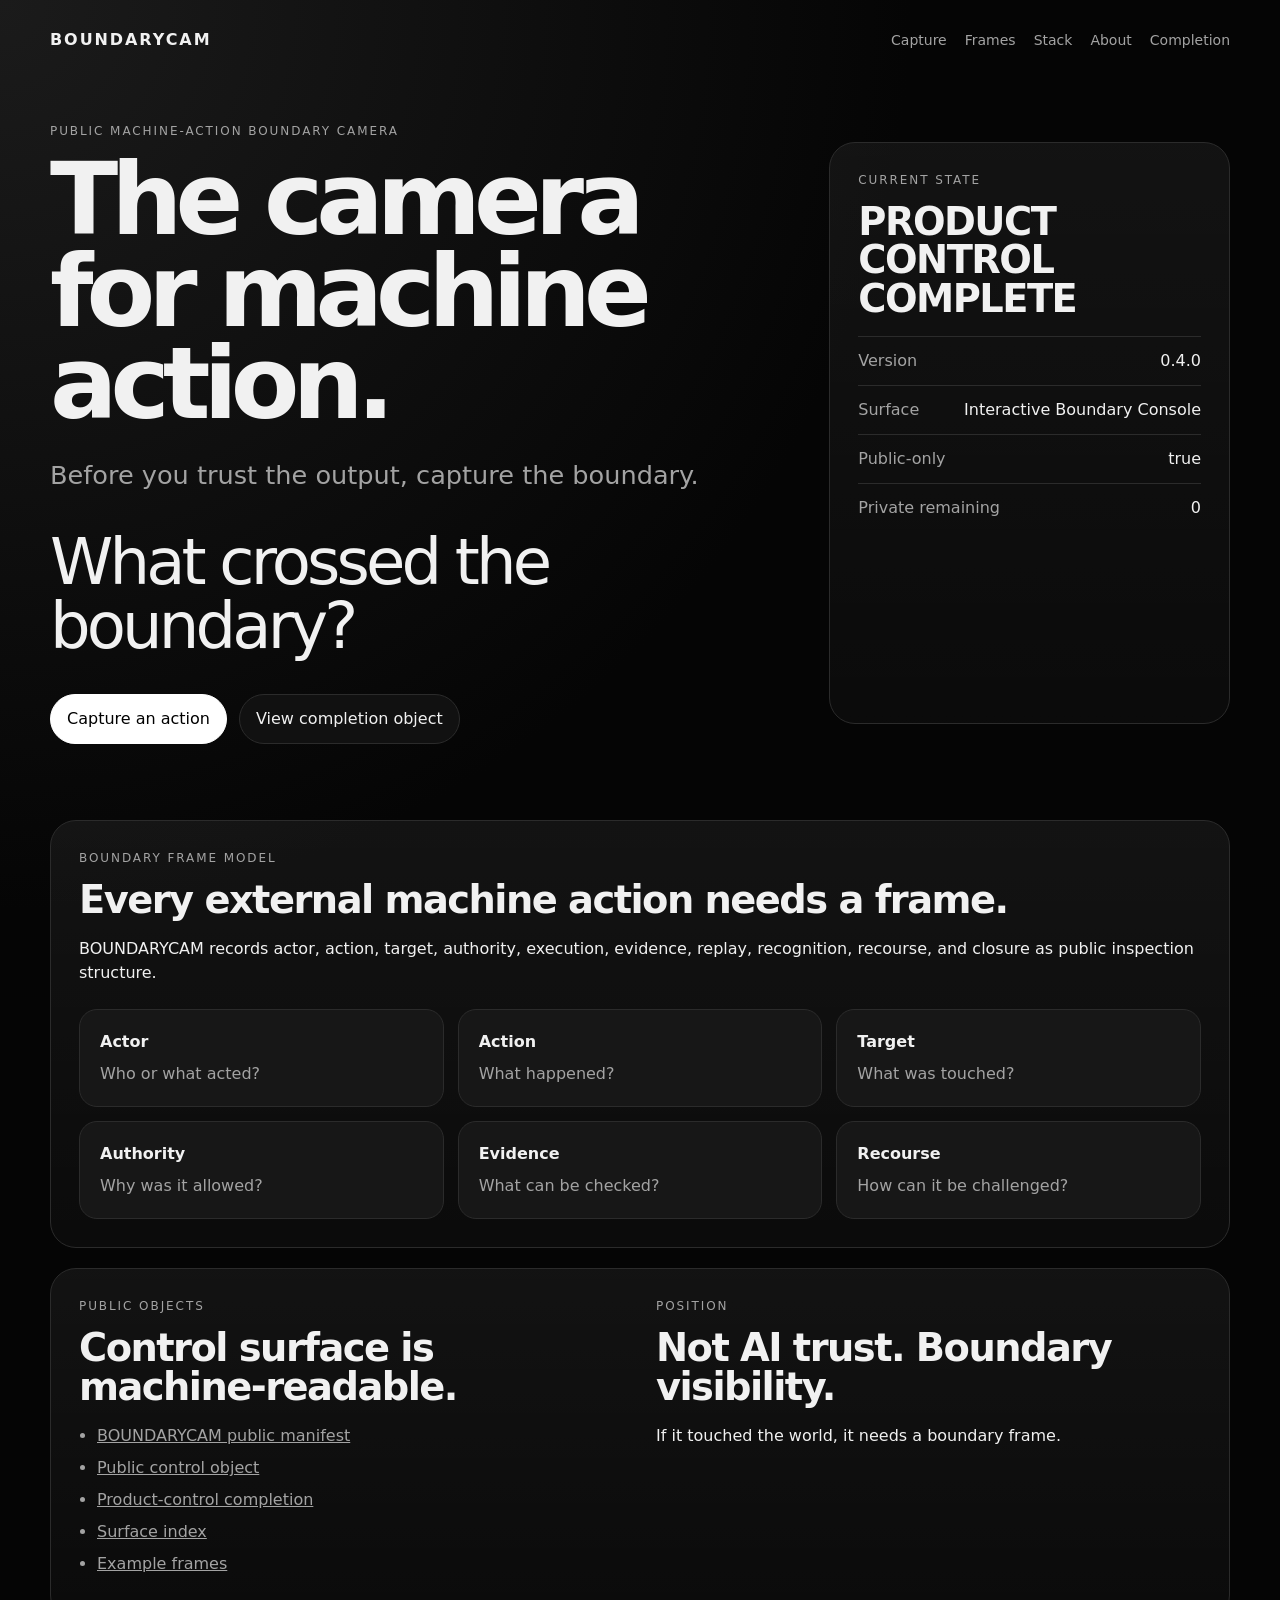
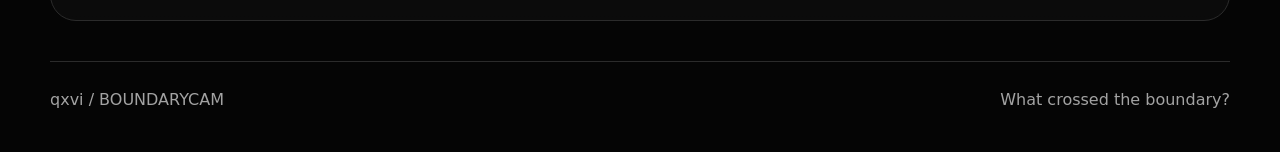
<file: index.html>
<!doctype html>
<html lang="en">
<head>
  <meta charset="utf-8">
  <meta name="viewport" content="width=device-width, initial-scale=1">
  <title>BOUNDARYCAM — The camera for machine action</title>
  <meta name="description" content="BOUNDARYCAM captures what crossed the boundary when agents, workflows, and autonomous systems act.">
  <meta property="og:title" content="BOUNDARYCAM">
  <meta property="og:description" content="The camera for machine action.">
  <meta property="og:type" content="website">
  <meta property="og:url" content="https://qxvi.github.io/BOUNDARYCAM/">
  <link rel="manifest" href="boundarycam-manifest.json">
  <link rel="stylesheet" href="styles.css">
</head>
<body>
  <header class="shell hero">
    <nav class="topbar">
      <a class="mark" href="./">BOUNDARYCAM</a>
      <div class="navlinks">
        <a href="pages/capture.html">Capture</a>
        <a href="pages/frames.html">Frames</a>
        <a href="pages/stack.html">Stack</a>
        <a href="pages/about.html">About</a>
        <a href="boundarycam-completion.json">Completion</a>
      </div>
    </nav>

    <section class="hero-grid">
      <div>
        <p class="eyebrow">Public machine-action boundary camera</p>
        <h1>The camera for machine action.</h1>
        <p class="lead">Before you trust the output, capture the boundary.</p>
        <p class="question">What crossed the boundary?</p>
        <div class="actions">
          <a class="button primary" href="pages/capture.html">Capture an action</a>
          <a class="button" href="boundarycam-completion.json">View completion object</a>
        </div>
      </div>

      <aside class="status-card">
        <p class="eyebrow">Current state</p>
        <h2>PRODUCT CONTROL COMPLETE</h2>
        <dl>
          <div><dt>Version</dt><dd>0.4.0</dd></div>
          <div><dt>Surface</dt><dd>Interactive Boundary Console</dd></div>
          <div><dt>Public-only</dt><dd>true</dd></div>
          <div><dt>Private remaining</dt><dd>0</dd></div>
        </dl>
      </aside>
    </section>
  </header>

  <main class="shell">
    <section class="panel">
      <div>
        <p class="eyebrow">Boundary frame model</p>
        <h2>Every external machine action needs a frame.</h2>
        <p>BOUNDARYCAM records actor, action, target, authority, execution, evidence, replay, recognition, recourse, and closure as public inspection structure.</p>
      </div>
      <div class="grid cards">
        <article><strong>Actor</strong><span>Who or what acted?</span></article>
        <article><strong>Action</strong><span>What happened?</span></article>
        <article><strong>Target</strong><span>What was touched?</span></article>
        <article><strong>Authority</strong><span>Why was it allowed?</span></article>
        <article><strong>Evidence</strong><span>What can be checked?</span></article>
        <article><strong>Recourse</strong><span>How can it be challenged?</span></article>
      </div>
    </section>

    <section class="panel split">
      <div>
        <p class="eyebrow">Public objects</p>
        <h2>Control surface is machine-readable.</h2>
        <ul class="object-list">
          <li><a href="boundarycam-manifest.json">BOUNDARYCAM public manifest</a></li>
          <li><a href="public-control.json">Public control object</a></li>
          <li><a href="boundarycam-completion.json">Product-control completion</a></li>
          <li><a href="data/surfaces.json">Surface index</a></li>
          <li><a href="data/examples.json">Example frames</a></li>
        </ul>
      </div>
      <div>
        <p class="eyebrow">Position</p>
        <h2>Not AI trust. Boundary visibility.</h2>
        <p>If it touched the world, it needs a boundary frame.</p>
      </div>
    </section>
  </main>

  <footer class="shell footer">
    <span>qxvi / BOUNDARYCAM</span>
    <span>What crossed the boundary?</span>
  </footer>
</body>
</html>
</file>
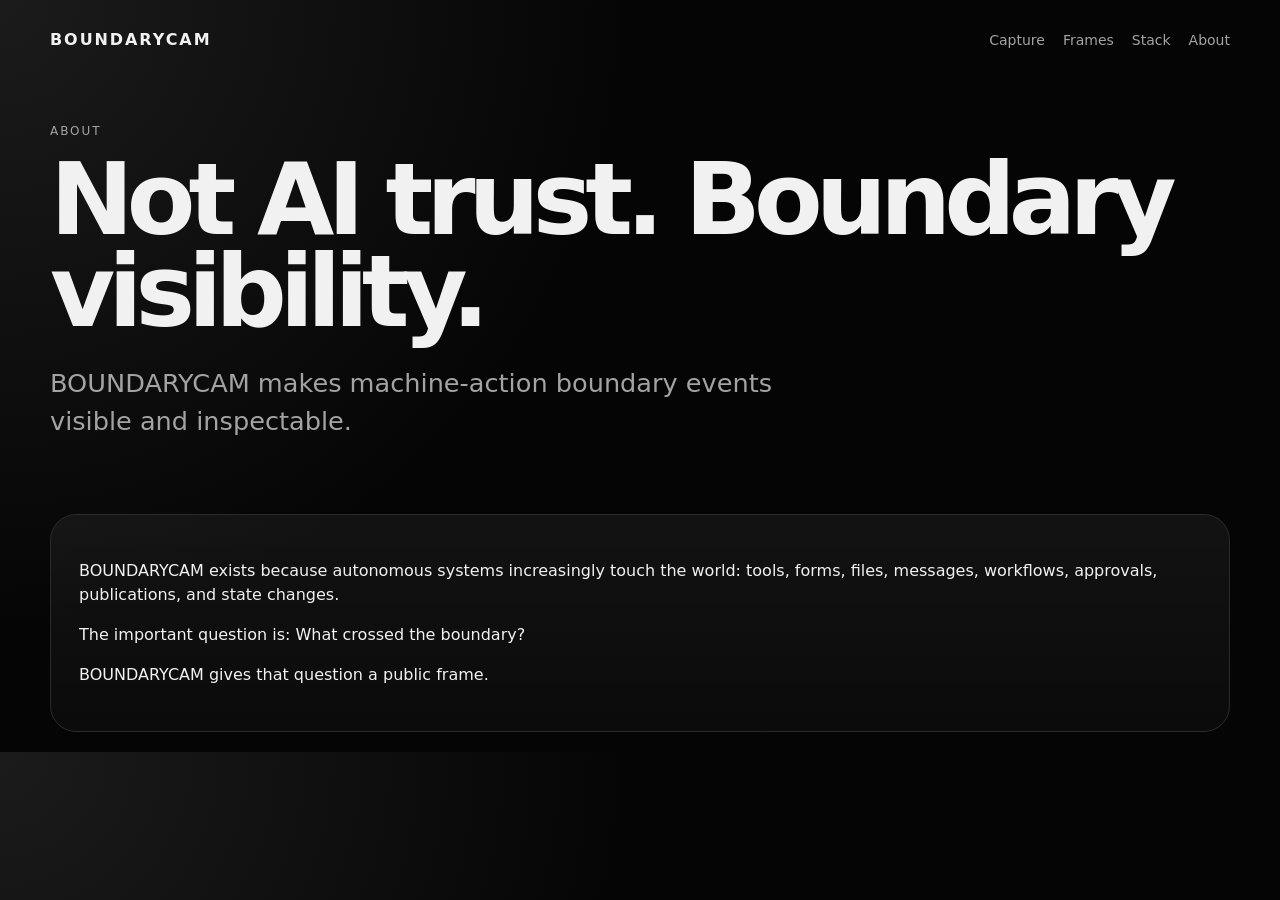
<file: pages/about.html>
<!doctype html>
<html lang="en">
<head>
  <meta charset="utf-8">
  <meta name="viewport" content="width=device-width, initial-scale=1">
  <title>About — BOUNDARYCAM</title>
  <link rel="stylesheet" href="../styles.css">
</head>
<body>
  <header class="shell subhero">
    <nav class="topbar">
      <a class="mark" href="../">BOUNDARYCAM</a>
      <div class="navlinks">
        <a href="capture.html">Capture</a>
        <a href="frames.html">Frames</a>
        <a href="stack.html">Stack</a>
        <a href="about.html">About</a>
      </div>
    </nav>
    <p class="eyebrow">About</p>
    <h1>Not AI trust. Boundary visibility.</h1>
    <p class="lead">BOUNDARYCAM makes machine-action boundary events visible and inspectable.</p>
  </header>

  <main class="shell">
    <section class="panel">
      <p>BOUNDARYCAM exists because autonomous systems increasingly touch the world: tools, forms, files, messages, workflows, approvals, publications, and state changes.</p>
      <p>The important question is: What crossed the boundary?</p>
      <p>BOUNDARYCAM gives that question a public frame.</p>
    </section>
  </main>
</body>
</html>
</file>
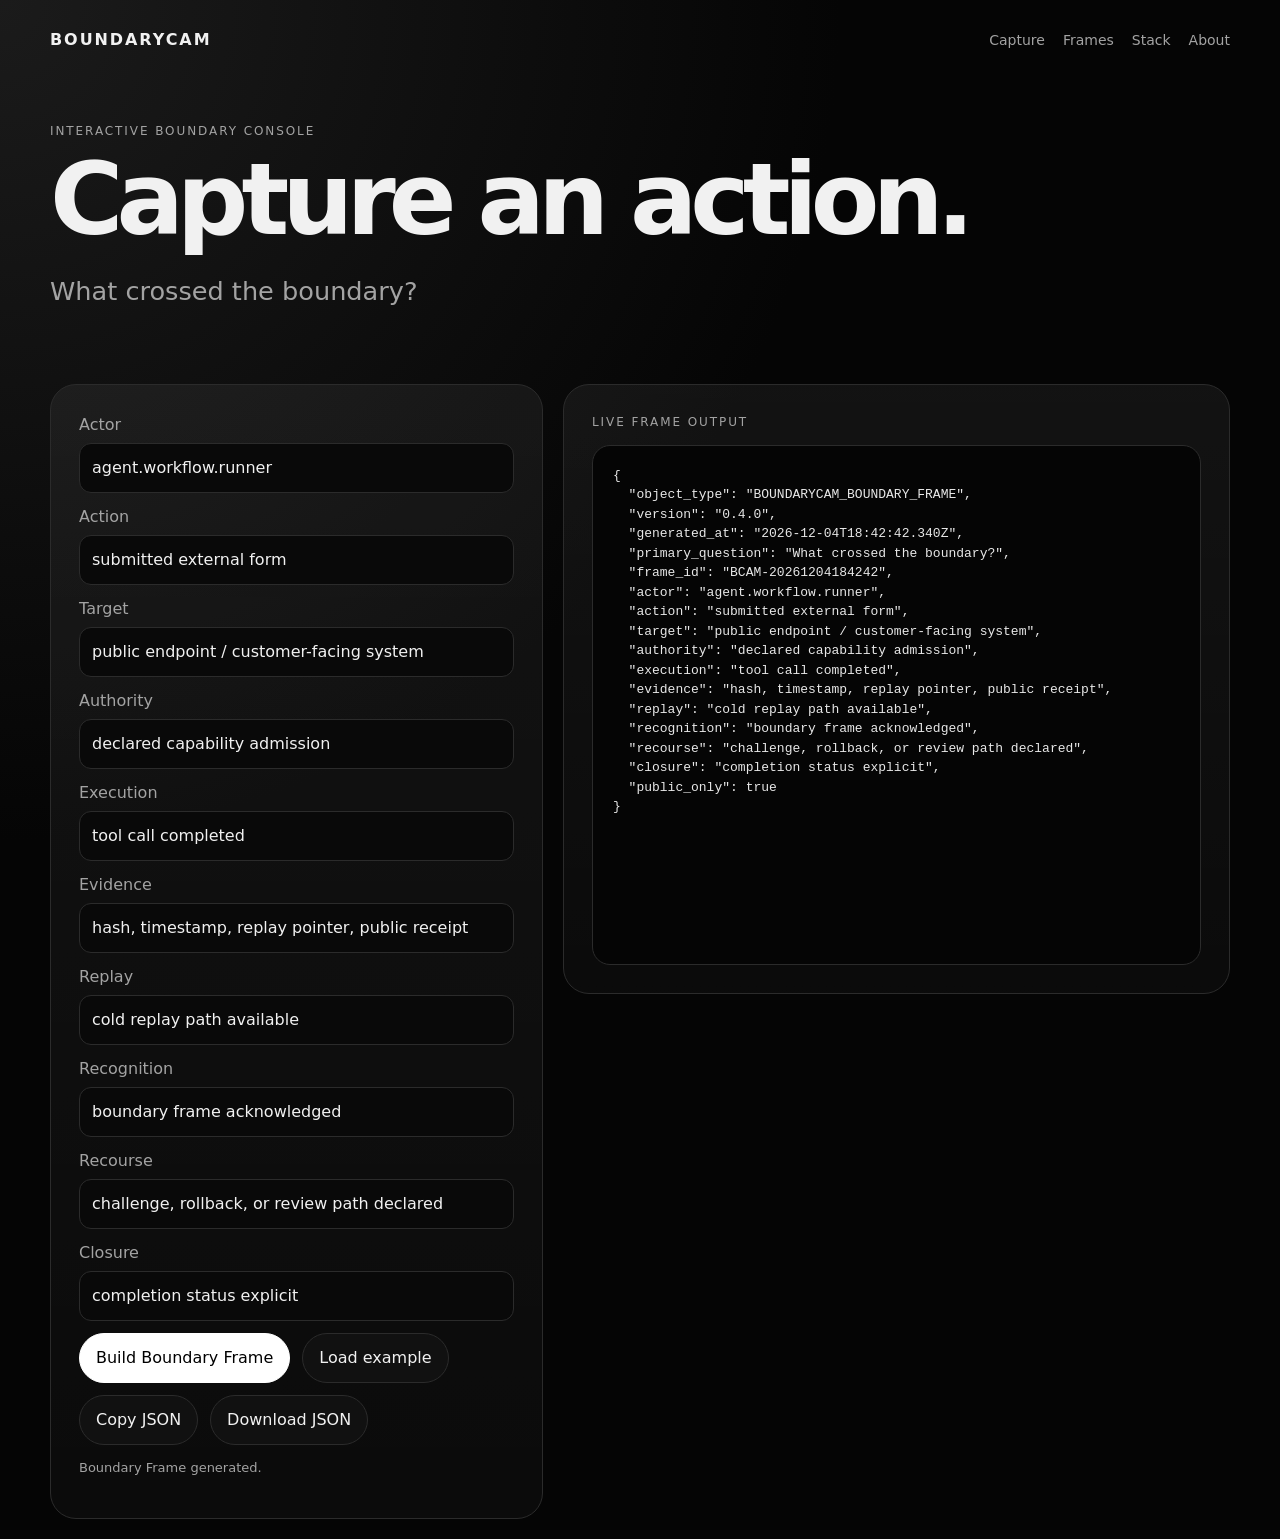
<file: pages/capture.html>
<!doctype html>
<html lang="en">
<head>
  <meta charset="utf-8">
  <meta name="viewport" content="width=device-width, initial-scale=1">
  <title>Capture — BOUNDARYCAM</title>
  <meta name="description" content="Create a public machine-action Boundary Frame.">
  <link rel="stylesheet" href="../styles.css">
</head>
<body>
  <header class="shell subhero">
    <nav class="topbar">
      <a class="mark" href="../">BOUNDARYCAM</a>
      <div class="navlinks">
        <a href="capture.html">Capture</a>
        <a href="frames.html">Frames</a>
        <a href="stack.html">Stack</a>
        <a href="about.html">About</a>
      </div>
    </nav>
    <p class="eyebrow">Interactive Boundary Console</p>
    <h1>Capture an action.</h1>
    <p class="lead">What crossed the boundary?</p>
  </header>

  <main class="shell console-layout">
    <section class="console-form panel">
      <label>Actor<input id="actor" value="agent.workflow.runner"></label>
      <label>Action<input id="action" value="submitted external form"></label>
      <label>Target<input id="target" value="public endpoint / customer-facing system"></label>
      <label>Authority<input id="authority" value="declared capability admission"></label>
      <label>Execution<input id="execution" value="tool call completed"></label>
      <label>Evidence<input id="evidence" value="hash, timestamp, replay pointer, public receipt"></label>
      <label>Replay<input id="replay" value="cold replay path available"></label>
      <label>Recognition<input id="recognition" value="boundary frame acknowledged"></label>
      <label>Recourse<input id="recourse" value="challenge, rollback, or review path declared"></label>
      <label>Closure<input id="closure" value="completion status explicit"></label>
      <div class="actions">
        <button class="button primary" id="buildFrame" type="button">Build Boundary Frame</button>
        <button class="button" id="loadExample" type="button">Load example</button>
        <button class="button" id="copyFrame" type="button">Copy JSON</button>
        <button class="button" id="downloadFrame" type="button">Download JSON</button>
      </div>
      <p class="small" id="consoleStatus">Ready.</p>
    </section>

    <section class="panel output-panel">
      <p class="eyebrow">Live frame output</p>
      <pre id="frameOutput" class="json-output"></pre>
    </section>
  </main>

  <script src="../app.js"></script>
</body>
</html>
</file>
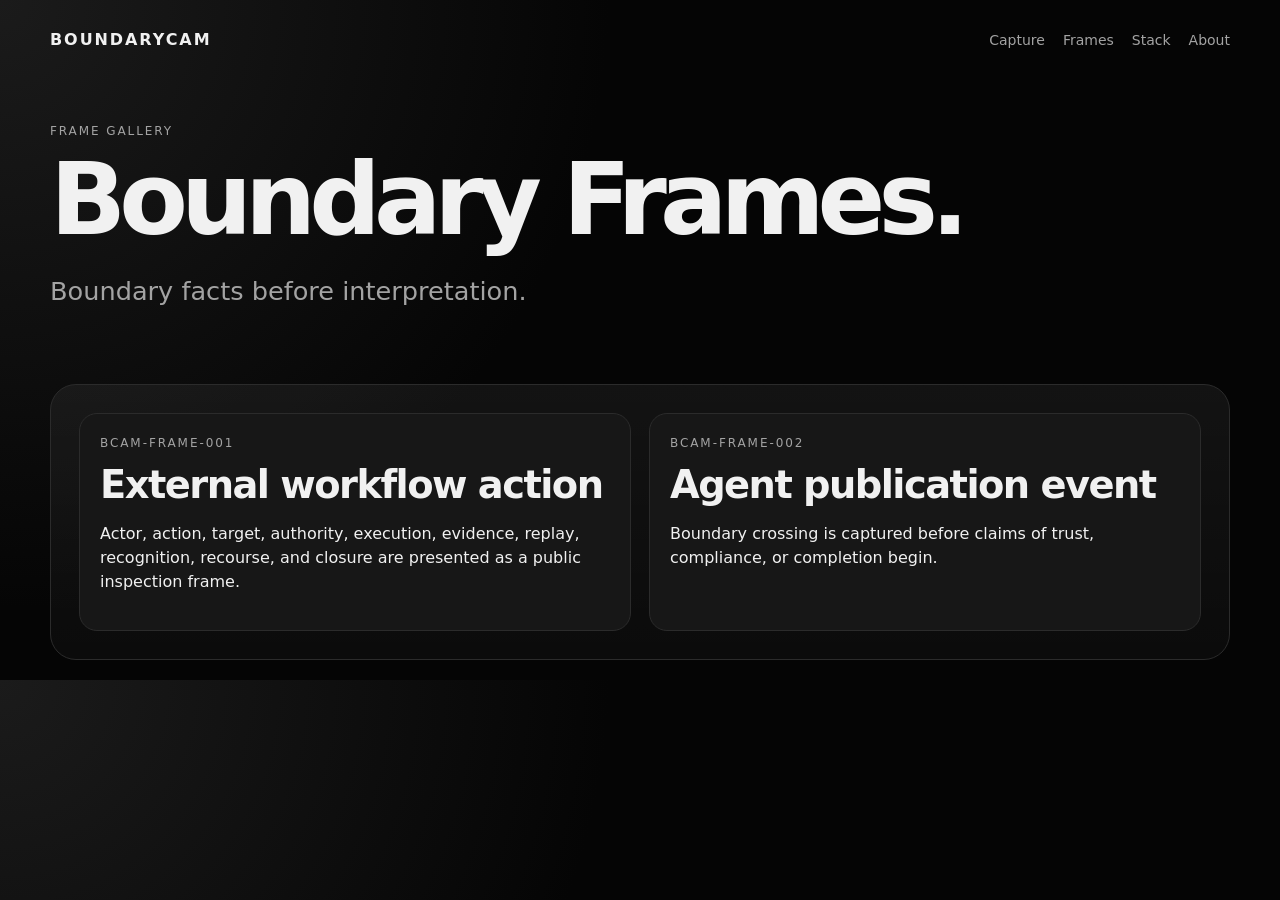
<file: pages/frames.html>
<!doctype html>
<html lang="en">
<head>
  <meta charset="utf-8">
  <meta name="viewport" content="width=device-width, initial-scale=1">
  <title>Boundary Frames — BOUNDARYCAM</title>
  <meta name="description" content="Boundary Frame examples and model.">
  <link rel="stylesheet" href="../styles.css">
</head>
<body>
  <header class="shell subhero">
    <nav class="topbar">
      <a class="mark" href="../">BOUNDARYCAM</a>
      <div class="navlinks">
        <a href="capture.html">Capture</a>
        <a href="frames.html">Frames</a>
        <a href="stack.html">Stack</a>
        <a href="about.html">About</a>
      </div>
    </nav>
    <p class="eyebrow">Frame gallery</p>
    <h1>Boundary Frames.</h1>
    <p class="lead">Boundary facts before interpretation.</p>
  </header>

  <main class="shell">
    <section class="panel">
      <div class="frame-grid" id="frameGallery">
        <article class="frame-card">
          <p class="eyebrow">BCAM-FRAME-001</p>
          <h2>External workflow action</h2>
          <p>Actor, action, target, authority, execution, evidence, replay, recognition, recourse, and closure are presented as a public inspection frame.</p>
        </article>
        <article class="frame-card">
          <p class="eyebrow">BCAM-FRAME-002</p>
          <h2>Agent publication event</h2>
          <p>Boundary crossing is captured before claims of trust, compliance, or completion begin.</p>
        </article>
      </div>
    </section>
  </main>
</body>
</html>
</file>
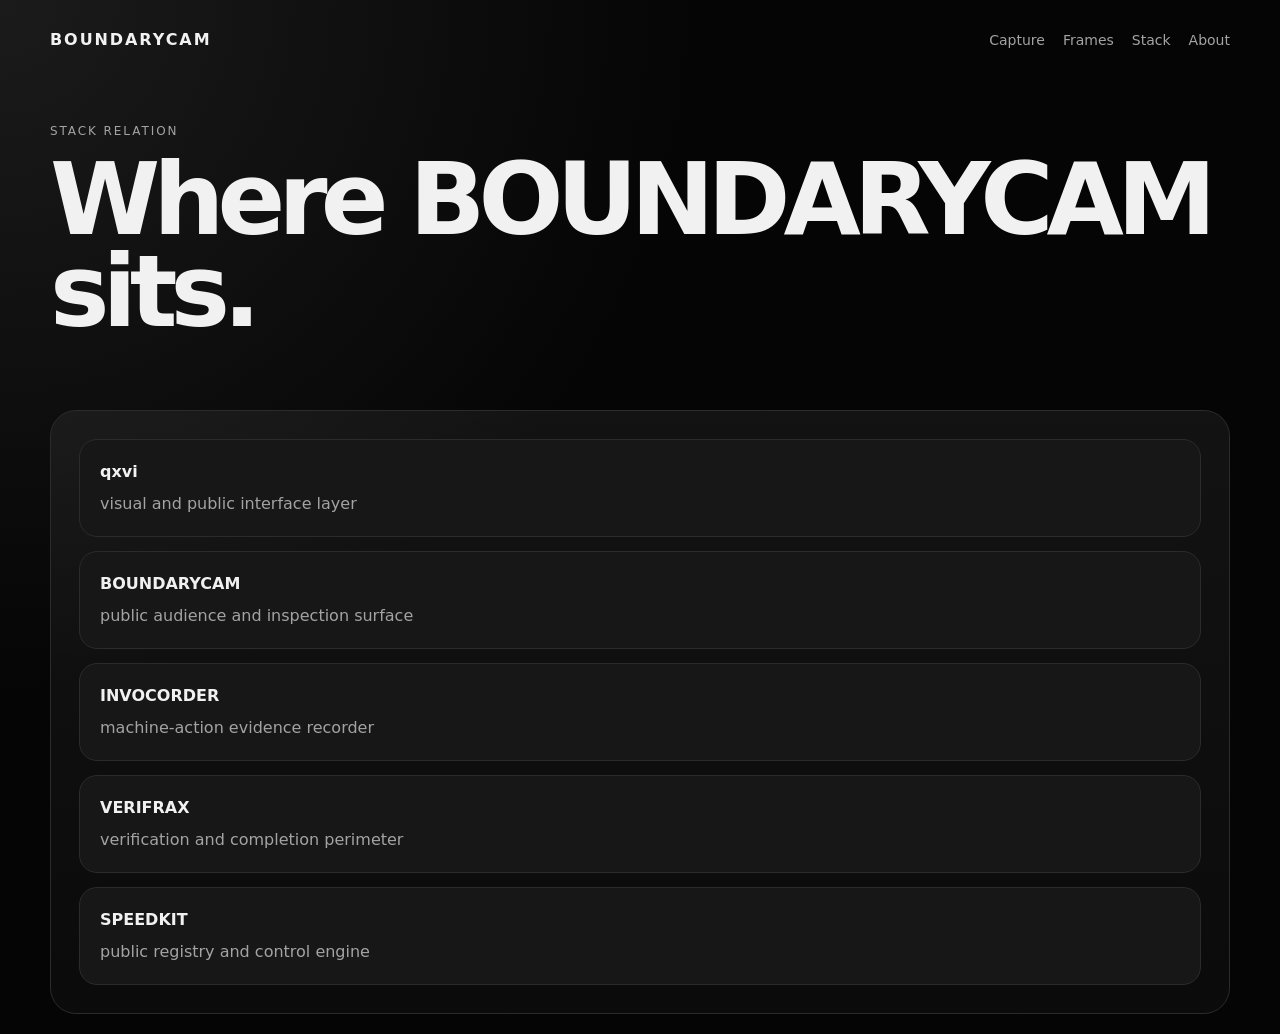
<file: pages/stack.html>
<!doctype html>
<html lang="en">
<head>
  <meta charset="utf-8">
  <meta name="viewport" content="width=device-width, initial-scale=1">
  <title>Stack — BOUNDARYCAM</title>
  <link rel="stylesheet" href="../styles.css">
</head>
<body>
  <header class="shell subhero">
    <nav class="topbar">
      <a class="mark" href="../">BOUNDARYCAM</a>
      <div class="navlinks">
        <a href="capture.html">Capture</a>
        <a href="frames.html">Frames</a>
        <a href="stack.html">Stack</a>
        <a href="about.html">About</a>
      </div>
    </nav>
    <p class="eyebrow">Stack relation</p>
    <h1>Where BOUNDARYCAM sits.</h1>
  </header>

  <main class="shell">
    <section class="panel stack-list">
      <article><strong>qxvi</strong><span>visual and public interface layer</span></article>
      <article><strong>BOUNDARYCAM</strong><span>public audience and inspection surface</span></article>
      <article><strong>INVOCORDER</strong><span>machine-action evidence recorder</span></article>
      <article><strong>VERIFRAX</strong><span>verification and completion perimeter</span></article>
      <article><strong>SPEEDKIT</strong><span>public registry and control engine</span></article>
    </section>
  </main>
</body>
</html>
</file>
<file: styles.css>
:root {
  --bg: #050505;
  --panel: #111111;
  --panel2: #171717;
  --text: #f1f1f1;
  --muted: #a3a3a3;
  --line: #2b2b2b;
  --accent: #ffffff;
}

* { box-sizing: border-box; }

body {
  margin: 0;
  background: radial-gradient(circle at top left, #1b1b1b, #050505 42%);
  color: var(--text);
  font-family: Inter, ui-sans-serif, system-ui, -apple-system, BlinkMacSystemFont, "Segoe UI", sans-serif;
  line-height: 1.5;
}

a { color: inherit; }

.shell {
  width: min(1180px, calc(100% - 40px));
  margin: 0 auto;
}

.hero { padding: 28px 0 56px; }
.subhero { padding: 28px 0 28px; }

.topbar {
  display: flex;
  justify-content: space-between;
  gap: 20px;
  align-items: center;
  margin-bottom: 70px;
}

.mark {
  text-decoration: none;
  font-weight: 800;
  letter-spacing: 0.12em;
}

.navlinks {
  display: flex;
  flex-wrap: wrap;
  gap: 18px;
  color: var(--muted);
  font-size: 14px;
}

.navlinks a { text-decoration: none; }
.navlinks a:hover { color: var(--text); }

.hero-grid {
  display: grid;
  grid-template-columns: 1.5fr 0.8fr;
  gap: 28px;
  align-items: stretch;
}

.eyebrow {
  color: var(--muted);
  text-transform: uppercase;
  letter-spacing: 0.16em;
  font-size: 12px;
  margin: 0 0 14px;
}

h1 {
  font-size: clamp(44px, 8vw, 100px);
  line-height: 0.92;
  margin: 0 0 24px;
  letter-spacing: -0.07em;
}

h2 {
  font-size: clamp(24px, 3vw, 42px);
  line-height: 1;
  margin: 0 0 18px;
  letter-spacing: -0.04em;
}

.lead {
  color: var(--muted);
  font-size: clamp(18px, 2vw, 26px);
  max-width: 780px;
}

.question {
  font-size: clamp(28px, 5vw, 64px);
  line-height: 1;
  letter-spacing: -0.06em;
  margin: 36px 0;
}

.actions { display: flex; flex-wrap: wrap; gap: 12px; }

.button {
  border: 1px solid var(--line);
  background: var(--panel);
  color: var(--text);
  text-decoration: none;
  padding: 12px 16px;
  border-radius: 999px;
  font: inherit;
  cursor: pointer;
}

.button.primary {
  background: var(--accent);
  color: #000;
  border-color: var(--accent);
}

.panel, .status-card {
  background: linear-gradient(180deg, rgba(255,255,255,0.055), rgba(255,255,255,0.025));
  border: 1px solid var(--line);
  border-radius: 26px;
  padding: 28px;
  margin: 20px 0;
}

.status-card dl { margin: 0; }
.status-card div {
  display: flex;
  justify-content: space-between;
  gap: 20px;
  border-top: 1px solid var(--line);
  padding: 12px 0;
}
.status-card dt { color: var(--muted); }
.status-card dd { margin: 0; text-align: right; }

.grid { display: grid; gap: 14px; }
.cards { grid-template-columns: repeat(3, minmax(0, 1fr)); margin-top: 24px; }
.cards article, .frame-card, .stack-list article {
  border: 1px solid var(--line);
  background: var(--panel2);
  border-radius: 18px;
  padding: 20px;
}
.cards strong, .stack-list strong { display: block; margin-bottom: 8px; }
.cards span, .stack-list span { color: var(--muted); }

.split {
  display: grid;
  grid-template-columns: 1fr 1fr;
  gap: 32px;
}

.object-list { padding-left: 18px; color: var(--muted); }
.object-list li { margin: 8px 0; }

.console-layout {
  display: grid;
  grid-template-columns: 0.85fr 1.15fr;
  gap: 20px;
  align-items: start;
}

.console-form label {
  display: grid;
  gap: 6px;
  color: var(--muted);
  margin-bottom: 12px;
}

input {
  width: 100%;
  border: 1px solid var(--line);
  border-radius: 12px;
  padding: 12px;
  background: #090909;
  color: var(--text);
  font: inherit;
}

.json-output {
  min-height: 520px;
  margin: 0;
  overflow: auto;
  white-space: pre-wrap;
  color: #e8e8e8;
  background: #050505;
  border: 1px solid var(--line);
  border-radius: 18px;
  padding: 20px;
}

.frame-grid {
  display: grid;
  grid-template-columns: repeat(2, minmax(0, 1fr));
  gap: 18px;
}

.stack-list {
  display: grid;
  gap: 14px;
}

.small { color: var(--muted); font-size: 13px; }
.footer {
  display: flex;
  justify-content: space-between;
  gap: 20px;
  color: var(--muted);
  border-top: 1px solid var(--line);
  padding: 26px 0 40px;
  margin-top: 40px;
}

@media (max-width: 860px) {
  .hero-grid, .split, .console-layout, .cards, .frame-grid { grid-template-columns: 1fr; }
  .topbar { align-items: flex-start; flex-direction: column; margin-bottom: 44px; }
}
</file>
